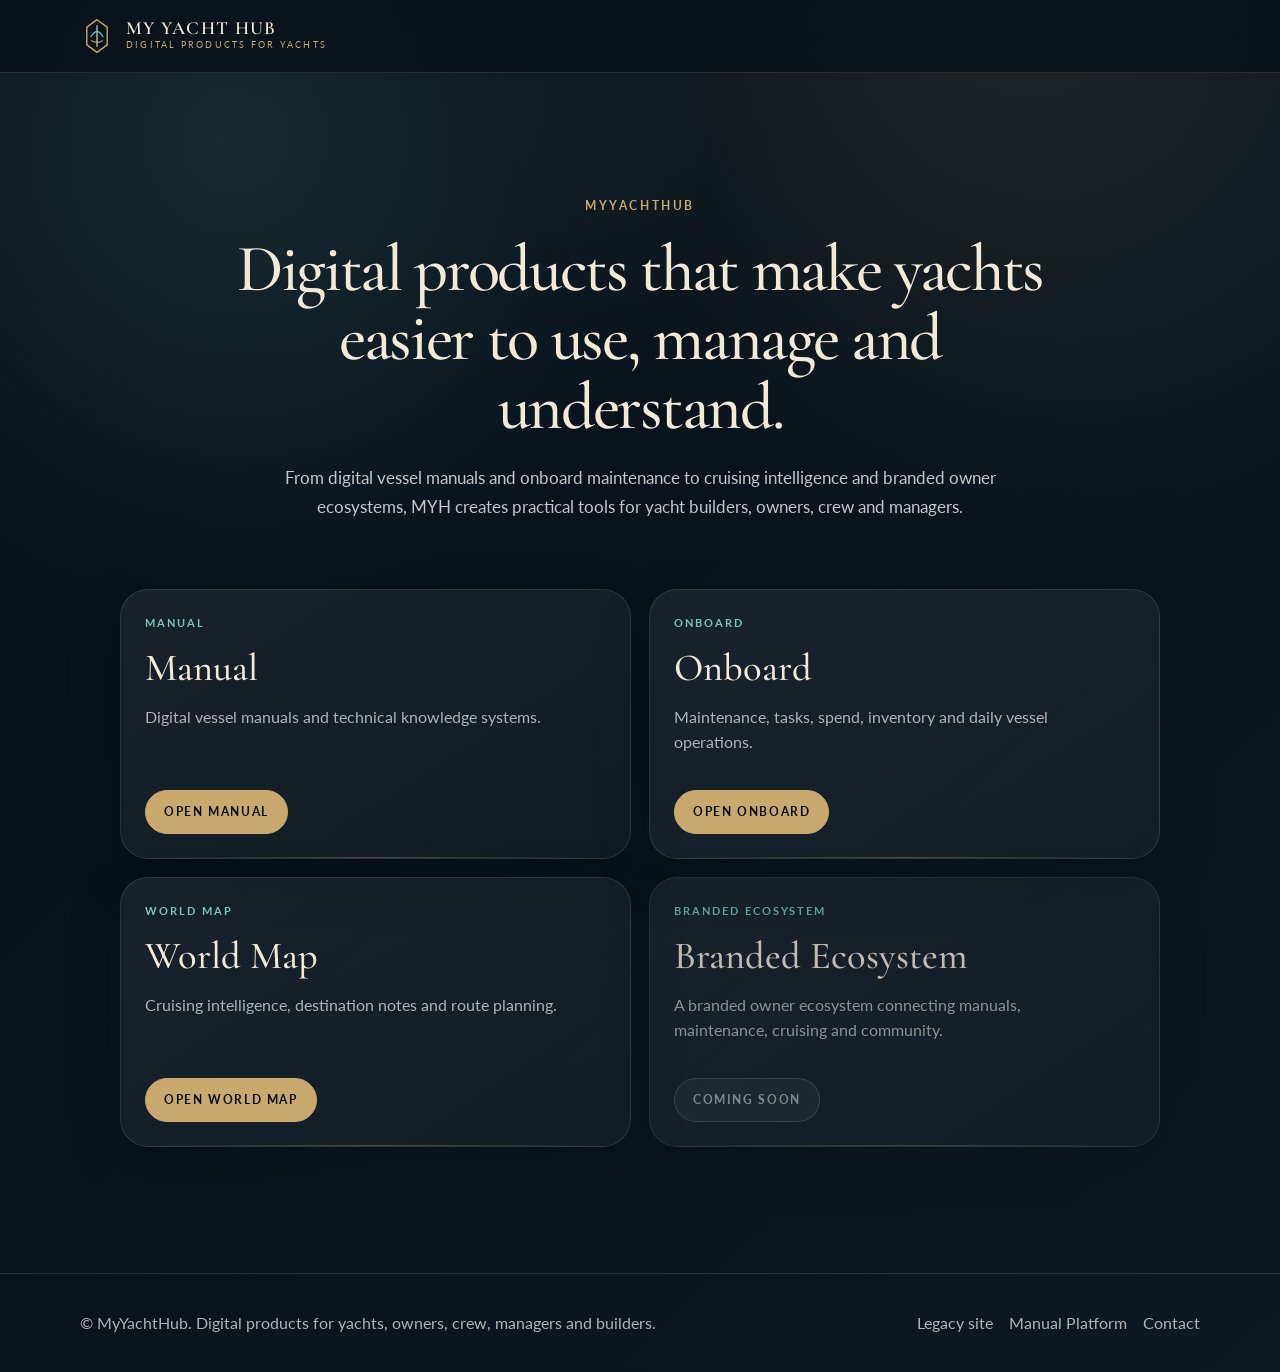
<file: index.html>
<!doctype html>
<html lang="en">
<head>
  <meta charset="utf-8" />
  <meta name="viewport" content="width=device-width, initial-scale=1.0" />
  <title>MyYachtHub — Digital Products for Yachts</title>
  <meta name="description" content="MyYachtHub creates elegant, practical digital tools for yacht brands, owners, crew and managers." />
  <meta name="robots" content="noindex,nofollow,noarchive" />
  <meta property="og:type" content="website" />
  <meta property="og:url" content="https://www.myyachthub.co.uk/" />
  <meta property="og:title" content="MyYachtHub — Digital Products for Yachts" />
  <meta property="og:description" content="A calm public gateway to the Manual Platform, Onboard, World Map and the MYH digital ecosystem demo." />
  <meta name="twitter:card" content="summary_large_image" />
  <link rel="preconnect" href="https://fonts.googleapis.com" />
  <link rel="preconnect" href="https://fonts.gstatic.com" crossorigin />
  <link href="https://fonts.googleapis.com/css2?family=Cormorant+Garamond:wght@400;500;600&family=Lato:wght@300;400;700&display=swap" rel="stylesheet" />
  <link rel="stylesheet" href="/assets/gateway.css" />
  <script src="/assets/app-links.js" defer></script>
  <script src="/assets/access-config.js" defer></script>
  <script src="/assets/access-gate.js" defer></script>
</head>
<body>
<a class="skip-link" href="#main">Skip to content</a>
<header class="site-header">
  <div class="container nav">
    <a class="brand" href="/" aria-label="MyYachtHub home">
      <svg class="brand-mark" viewBox="0 0 48 56" fill="none" aria-hidden="true" xmlns="http://www.w3.org/2000/svg"><path d="M24 4L39 15V41L24 52L9 41V15L24 4Z" stroke="#c9a96e" stroke-width="2"/><path d="M24 12V44" stroke="#f2ead6" stroke-width="1.6"/><path d="M15 29C18 24 21 21.5 24 21.5C27 21.5 30 24 33 29" stroke="#77c6c2" stroke-width="1.6" stroke-linecap="round"/><path d="M16 35C21 38 27 38 32 35" stroke="#c9a96e" stroke-width="1.6" stroke-linecap="round"/></svg>
      <span class="brand-text"><span class="brand-name">MY YACHT HUB</span><span class="brand-subtitle">Digital products for yachts</span></span>
    </a>
  </div>
</header>
<main id="main">
<section class="hero gateway-hero">
  <div class="container hero-grid">
    <p class="eyebrow">MyYachtHub</p>
    <h1>Digital products that make yachts easier to use, manage and understand.</h1>
    <p class="hero-copy">From digital vessel manuals and onboard maintenance to cruising intelligence and branded owner ecosystems, MYH creates practical tools for yacht builders, owners, crew and managers.</p>
  </div>
</section>
<section class="section product-gateway" aria-labelledby="products-title">
  <div class="container">
    <h2 id="products-title" class="visually-hidden">Choose the MYH product you want.</h2>
    <div class="card-grid product-grid-2x2 gateway-tile-grid">

      <a class="card product-card product-tile" href="https://app.myyachthub.co.uk" aria-label="Open Manual">
        <span class="tag">Manual</span>
        <h3>Manual</h3>
        <p>Digital vessel manuals and technical knowledge systems.</p>
        <span class="tile-cta">Open Manual</span>
      </a>
      <a class="card product-card product-tile" href="https://onboard.myyachthub.co.uk" aria-label="Open Onboard">
        <span class="tag">Onboard</span>
        <h3>Onboard</h3>
        <p>Maintenance, tasks, spend, inventory and daily vessel operations.</p>
        <span class="tile-cta">Open Onboard</span>
      </a>
      <a class="card product-card product-tile" href="https://map.myyachthub.co.uk" aria-label="Open World Map">
        <span class="tag">World Map</span>
        <h3>World Map</h3>
        <p>Cruising intelligence, destination notes and route planning.</p>
        <span class="tile-cta">Open World Map</span>
      </a>
      <article class="card product-card product-tile is-disabled" aria-disabled="true">
        <span class="tag">Branded Ecosystem</span>
        <h3>Branded Ecosystem</h3>
        <p>A branded owner ecosystem connecting manuals, maintenance, cruising and community.</p>
        <span class="tile-cta is-disabled">Coming Soon</span>
      </article>
    </div>
  </div>
</section>
</main>
<footer class="footer">
  <div class="container footer-grid">
    <p>© MyYachtHub. Digital products for yachts, owners, crew, managers and builders.</p>
    <div class="footer-links">
      <a href="/legacy/">Legacy site</a>
      <a href="/manual/">Manual Platform</a>
      <a href="mailto:hello@myyachthub.com">Contact</a>
    </div>
  </div>
</footer>
</body>
</html>
</file>
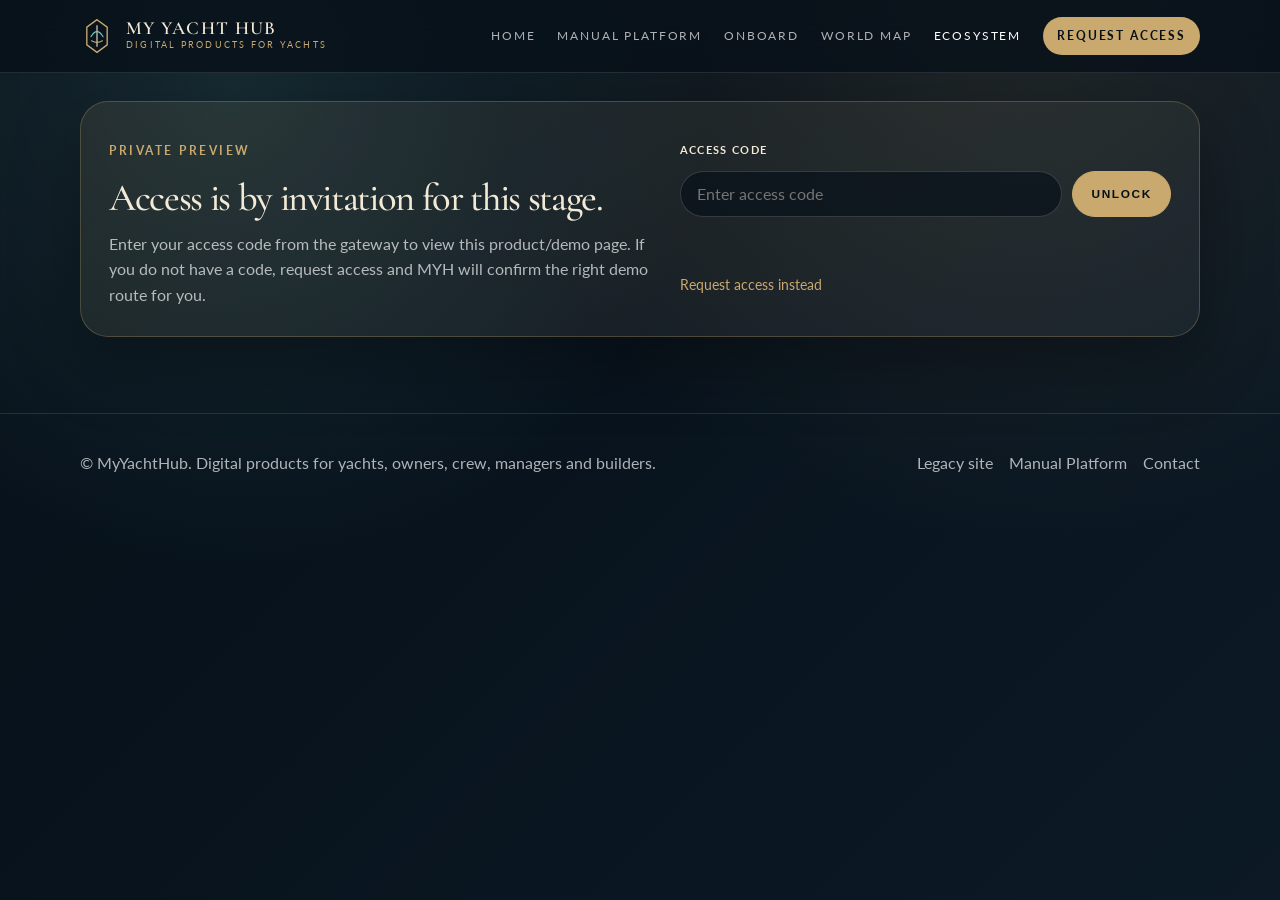
<file: ecosystem/index.html>
<!doctype html>
<html lang="en" class="access-locked">
<head>
  <meta charset="utf-8" />
  <meta name="viewport" content="width=device-width, initial-scale=1.0" />
  <title>MyYachtHub — Digital Products for Yachts</title>
  <meta name="description" content="MyYachtHub creates elegant, practical digital tools for yacht brands, owners, crew and managers." />
  <meta name="robots" content="noindex,nofollow,noarchive" />
  <meta property="og:type" content="website" />
  <meta property="og:url" content="https://www.myyachthub.co.uk/" />
  <meta property="og:title" content="MyYachtHub — Digital Products for Yachts" />
  <meta property="og:description" content="A calm public gateway to the Manual Platform, Onboard, World Map and the MYH digital ecosystem demo." />
  <meta name="twitter:card" content="summary_large_image" />
  <link rel="preconnect" href="https://fonts.googleapis.com" />
  <link rel="preconnect" href="https://fonts.gstatic.com" crossorigin />
  <link href="https://fonts.googleapis.com/css2?family=Cormorant+Garamond:wght@400;500;600&family=Lato:wght@300;400;700&display=swap" rel="stylesheet" />
  <link rel="stylesheet" href="/assets/gateway.css" />
  <script src="/assets/app-links.js" defer></script>
  <script src="/assets/access-config.js" defer></script>
  <script src="/assets/access-gate.js" defer></script>
</head>
<body>
<a class="skip-link" href="#main">Skip to content</a>
<header class="site-header">
  <div class="container nav">
    <a class="brand" href="/" aria-label="MyYachtHub home">
      <svg class="brand-mark" viewBox="0 0 48 56" fill="none" aria-hidden="true" xmlns="http://www.w3.org/2000/svg"><path d="M24 4L39 15V41L24 52L9 41V15L24 4Z" stroke="#c9a96e" stroke-width="2"/><path d="M24 12V44" stroke="#f2ead6" stroke-width="1.6"/><path d="M15 29C18 24 21 21.5 24 21.5C27 21.5 30 24 33 29" stroke="#77c6c2" stroke-width="1.6" stroke-linecap="round"/><path d="M16 35C21 38 27 38 32 35" stroke="#c9a96e" stroke-width="1.6" stroke-linecap="round"/></svg>
      <span class="brand-text"><span class="brand-name">MY YACHT HUB</span><span class="brand-subtitle">Digital products for yachts</span></span>
    </a>
    <nav class="nav-links" aria-label="Primary navigation">
      <a href="/">Home</a>
      <a href="/manual/">Manual Platform</a>
      <a href="/onboard/">Onboard</a>
      <a href="/world-map/">World Map</a>
      <a href="/ecosystem/" aria-current="page">Ecosystem</a>
      <a class="nav-cta" href="mailto:hello@myyachthub.com?subject=MYH%20access%20request">Request Access</a>
    </nav>
  </div>
</header>
<main id="main">
<section class="section access-panel" data-route-gate hidden>
  <div class="container access-card">
    <div>
      <p class="eyebrow">Private preview</p>
      <h2>Access is by invitation for this stage.</h2>
      <p>Enter your access code from the gateway to view this product/demo page. If you do not have a code, request access and MYH will confirm the right demo route for you.</p>
    </div>
    <form class="access-form" data-access-form>
      <label for="access-code-ecosystem">Access code</label>
      <div class="access-form-row">
        <input id="access-code-ecosystem" name="access-code" type="password" autocomplete="off" placeholder="Enter access code" />
        <button class="button primary" type="submit">Unlock</button>
      </div>
      <p class="access-message" data-access-message></p>
      <a class="request-link" href="mailto:hello@myyachthub.com?subject=MYH%20access%20request">Request access instead</a>
    </form>
  </div>
</section>
<section class="product-hero" data-gated-route>
  <div class="container">
    <p class="eyebrow">Digital Ecosystem Demo</p>
    <h1>A premium builder brand world for support, cruising and community.</h1>
    <p class="product-summary">This demo shows how a yacht builder could connect practical support, cruising intelligence, events, owner stories and brand updates into one calm digital experience.</p>
  </div>
</section>
<section class="section" id="ecosystem-areas" data-gated-route>
  <div class="container">
    <div class="ecosystem-grid">
      <article class="ecosystem-card" id="fix">
        <span class="number">01 / Fix</span>
        <h3>Support, troubleshooting and maintenance flow.</h3>
        <p>Fault reporting, troubleshooting, support requests, maintenance history, parts used, cost tracking and owner/builder support flow should be powered by Onboard rather than copied into a separate Fix app.</p>
        <div class="card-actions"><a class="button primary" href="/onboard/">View Fix wrapper</a><a class="button" href="/onboard/#app-access">Open Onboard status</a></div>
      </article>
      <article class="ecosystem-card" id="plan">
        <span class="number">02 / Plan</span>
        <h3>Cruising intelligence, trips and yacht admin.</h3>
        <p>World map intelligence sits beside rally planning, itineraries, budgets, pre-departure checklists, destination notes, useful contacts and trip admin. The map layer should be powered by World Map rather than duplicated.</p>
        <div class="card-actions"><a class="button primary" href="/world-map/">View Plan wrapper</a><a class="button" href="/world-map/#map-access">Open Map status</a></div>
      </article>
      <article class="ecosystem-card" id="connect">
        <span class="number">03 / Connect</span>
        <h3>Events, owner stories and brand communications.</h3>
        <p>Events, owner stories, brand communications, community, offers, service updates and optional owner-to-owner connection. This remains a polished demo area until a dedicated product scope is confirmed.</p>
        <span class="coming-soon">Coming soon</span>
      </article>
    </div>
  </div>
</section>
<section class="section" data-gated-route>
  <div class="container split">
    <div class="section-head"><p class="eyebrow">Demo principle</p><h2>Build once as MYH core, then wrap or theme for the ecosystem demo.</h2></div>
    <div class="notice">Fix points to Onboard and Plan points to World Map. The ecosystem should frame, theme, link to or demonstrate core products rather than forking them into duplicate applications.</div>
  </div>
</section>
</main>
<footer class="footer">
  <div class="container footer-grid">
    <p>© MyYachtHub. Digital products for yachts, owners, crew, managers and builders.</p>
    <div class="footer-links">
      <a href="/legacy/">Legacy site</a>
      <a href="/manual/">Manual Platform</a>
      <a href="mailto:hello@myyachthub.com">Contact</a>
    </div>
  </div>
</footer>
</body>
</html>
</file>
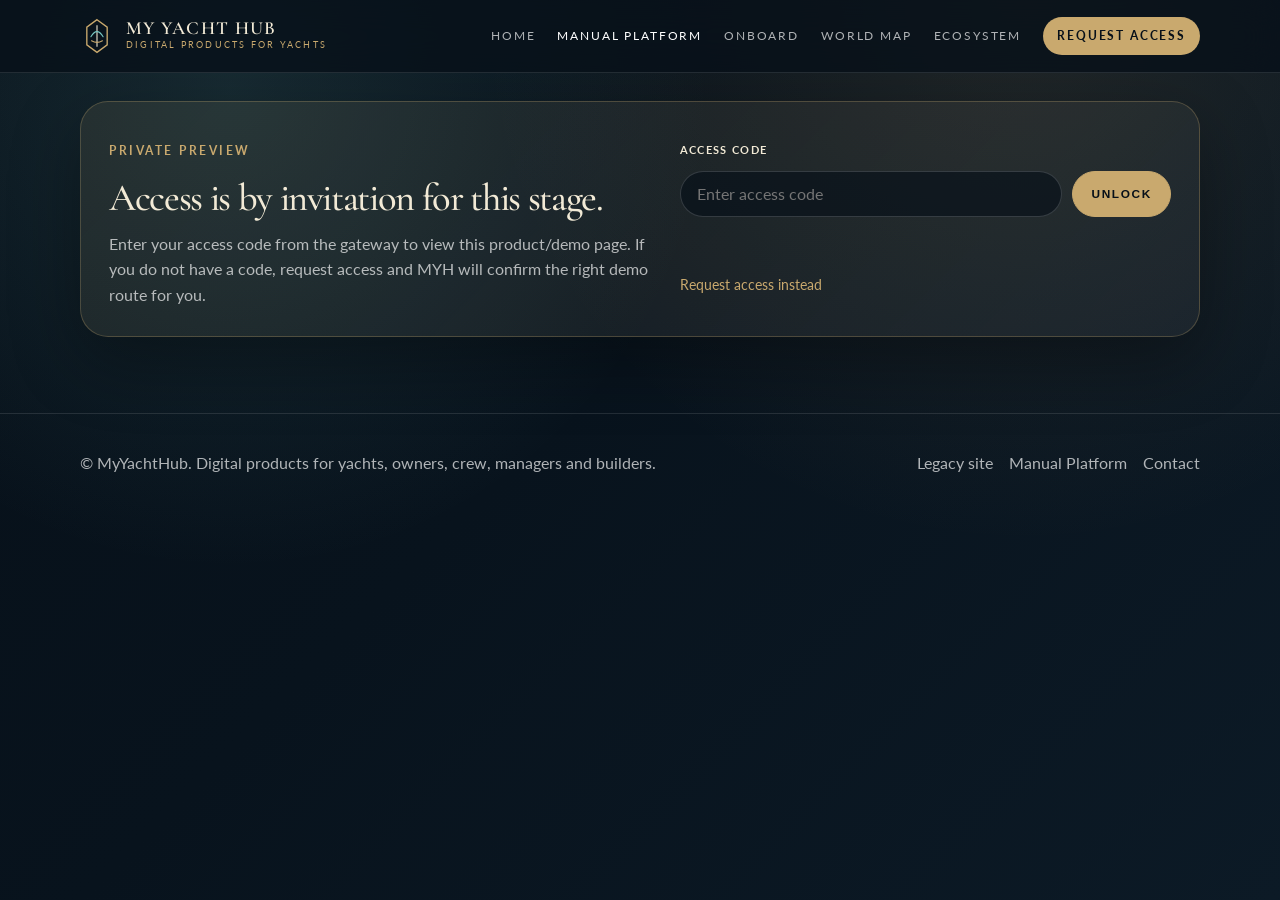
<file: manual-platform/index.html>
<!doctype html>
<html lang="en" class="access-locked">
<head>
  <meta charset="utf-8" />
  <meta name="viewport" content="width=device-width, initial-scale=1.0" />
  <title>MyYachtHub — Digital Products for Yachts</title>
  <meta name="description" content="MyYachtHub creates elegant, practical digital tools for yacht brands, owners, crew and managers." />
  <meta name="robots" content="noindex,nofollow,noarchive" />
  <meta property="og:type" content="website" />
  <meta property="og:url" content="https://www.myyachthub.co.uk/" />
  <meta property="og:title" content="MyYachtHub — Digital Products for Yachts" />
  <meta property="og:description" content="A calm public gateway to the Manual Platform, Onboard, World Map and the MYH digital ecosystem demo." />
  <meta name="twitter:card" content="summary_large_image" />
  <link rel="preconnect" href="https://fonts.googleapis.com" />
  <link rel="preconnect" href="https://fonts.gstatic.com" crossorigin />
  <link href="https://fonts.googleapis.com/css2?family=Cormorant+Garamond:wght@400;500;600&family=Lato:wght@300;400;700&display=swap" rel="stylesheet" />
  <link rel="stylesheet" href="/assets/gateway.css" />
  <script src="/assets/access-config.js" defer></script>
  <script src="/assets/access-gate.js" defer></script>
</head>
<body>
<a class="skip-link" href="#main">Skip to content</a>
<header class="site-header">
  <div class="container nav">
    <a class="brand" href="/" aria-label="MyYachtHub home">
      <svg class="brand-mark" viewBox="0 0 48 56" fill="none" aria-hidden="true" xmlns="http://www.w3.org/2000/svg"><path d="M24 4L39 15V41L24 52L9 41V15L24 4Z" stroke="#c9a96e" stroke-width="2"/><path d="M24 12V44" stroke="#f2ead6" stroke-width="1.6"/><path d="M15 29C18 24 21 21.5 24 21.5C27 21.5 30 24 33 29" stroke="#77c6c2" stroke-width="1.6" stroke-linecap="round"/><path d="M16 35C21 38 27 38 32 35" stroke="#c9a96e" stroke-width="1.6" stroke-linecap="round"/></svg>
      <span class="brand-text"><span class="brand-name">MY YACHT HUB</span><span class="brand-subtitle">Digital products for yachts</span></span>
    </a>
    <nav class="nav-links" aria-label="Primary navigation">
      <a href="/">Home</a>
      <a href="/manual-platform/" aria-current="page">Manual Platform</a>
      <a href="/onboard/">Onboard</a>
      <a href="/world-map/">World Map</a>
      <a href="/ecosystem/">Ecosystem</a>
      <a class="nav-cta" href="mailto:hello@myyachthub.com?subject=MYH%20access%20request">Request Access</a>
    </nav>
  </div>
</header>
<main id="main">
<section class="section access-panel" data-route-gate hidden>
  <div class="container access-card">
    <div>
      <p class="eyebrow">Private preview</p>
      <h2>Access is by invitation for this stage.</h2>
      <p>Enter your access code from the gateway to view this product/demo page. If you do not have a code, request access and MYH will confirm the right demo route for you.</p>
    </div>
    <form class="access-form" data-access-form>
      <label for="access-code-manual">Access code</label>
      <div class="access-form-row">
        <input id="access-code-manual" name="access-code" type="password" autocomplete="off" placeholder="Enter access code" />
        <button class="button primary" type="submit">Unlock</button>
      </div>
      <p class="access-message" data-access-message></p>
      <a class="request-link" href="mailto:hello@myyachthub.com?subject=MYH%20access%20request">Request access instead</a>
    </form>
  </div>
</section>
<section class="product-hero" data-gated-route>
  <div class="container">
    <p class="eyebrow">Manual Platform</p>
    <h1>Structured vessel manuals and builder-controlled knowledge.</h1>
    <p class="product-summary">The Manual Platform is the MYH vessel knowledge layer for structured digital manuals, systems records, equipment references and builder-controlled vessel information.</p>
    <div class="actions">
      <a class="button primary" href="mailto:hello@myyachthub.com?subject=Manual%20Platform%20access%20request">Request access</a>
      <span class="button disabled" aria-disabled="true">Platform access coming online</span>
    </div>
    <div class="info-strip">
      <div class="info-item"><strong>Vessel manuals</strong><p>Organise structured vessel documentation, systems guidance and handover knowledge.</p></div>
      <div class="info-item"><strong>Equipment records</strong><p>Keep equipment information, reference material and service context findable.</p></div>
      <div class="info-item"><strong>Builder control</strong><p>Support builder-approved information without merging other apps into the platform.</p></div>
    </div>
  </div>
</section>
<section class="section" id="platform-access" data-gated-route>
  <div class="container split">
    <div class="section-head"><p class="eyebrow">How it fits</p><h2>The knowledge base for vessel-specific information.</h2><p class="domain-note">Standalone platform target: <strong>app.myyachthub.co.uk</strong>. This page avoids linking to that subdomain until the existing Manual / Vessel Knowledge Platform deployment is live and tested.</p></div>
    <div class="feature-list">
      <div class="feature"><strong>Find out more.</strong> Use this page as the controlled access point for the Manual Platform.</div>
      <div class="feature"><strong>Open platform.</strong> Launch the existing platform only once its subdomain deployment is live.</div>
      <div class="feature"><strong>Request access.</strong> Contact MYH for a builder, owner or manager preview.</div>
    </div>
  </div>
</section>
</main>
<footer class="footer">
  <div class="container footer-grid">
    <p>© MyYachtHub. Digital products for yachts, owners, crew, managers and builders.</p>
    <div class="footer-links">
      <a href="/legacy/">Legacy site</a>
      <a href="/manual-platform/">Manual Platform</a>
      <a href="mailto:hello@myyachthub.com">Contact</a>
    </div>
  </div>
</footer>
</body>
</html>
</file>
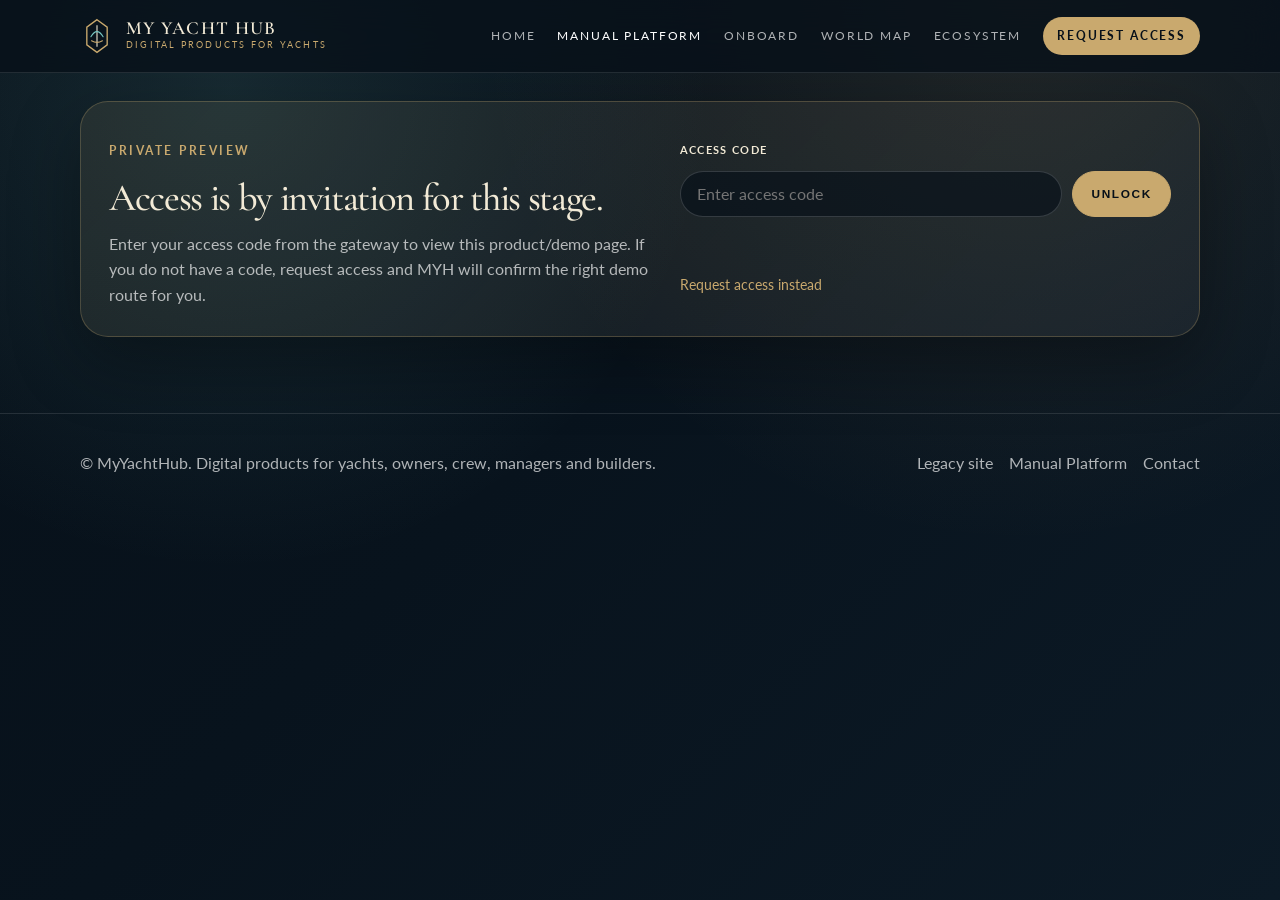
<file: manual/index.html>
<!doctype html>
<html lang="en" class="access-locked">
<head>
  <meta charset="utf-8" />
  <meta name="viewport" content="width=device-width, initial-scale=1.0" />
  <title>MyYachtHub — Digital Products for Yachts</title>
  <meta name="description" content="MyYachtHub creates elegant, practical digital tools for yacht brands, owners, crew and managers." />
  <meta name="robots" content="noindex,nofollow,noarchive" />
  <meta property="og:type" content="website" />
  <meta property="og:url" content="https://www.myyachthub.co.uk/" />
  <meta property="og:title" content="MyYachtHub — Digital Products for Yachts" />
  <meta property="og:description" content="A calm public gateway to the Manual Platform, Onboard, World Map and the MYH digital ecosystem demo." />
  <meta name="twitter:card" content="summary_large_image" />
  <link rel="preconnect" href="https://fonts.googleapis.com" />
  <link rel="preconnect" href="https://fonts.gstatic.com" crossorigin />
  <link href="https://fonts.googleapis.com/css2?family=Cormorant+Garamond:wght@400;500;600&family=Lato:wght@300;400;700&display=swap" rel="stylesheet" />
  <link rel="stylesheet" href="/assets/gateway.css" />
  <script src="/assets/app-links.js" defer></script>
  <script src="/assets/access-config.js" defer></script>
  <script src="/assets/access-gate.js" defer></script>
</head>
<body>
<a class="skip-link" href="#main">Skip to content</a>
<header class="site-header">
  <div class="container nav">
    <a class="brand" href="/" aria-label="MyYachtHub home">
      <svg class="brand-mark" viewBox="0 0 48 56" fill="none" aria-hidden="true" xmlns="http://www.w3.org/2000/svg"><path d="M24 4L39 15V41L24 52L9 41V15L24 4Z" stroke="#c9a96e" stroke-width="2"/><path d="M24 12V44" stroke="#f2ead6" stroke-width="1.6"/><path d="M15 29C18 24 21 21.5 24 21.5C27 21.5 30 24 33 29" stroke="#77c6c2" stroke-width="1.6" stroke-linecap="round"/><path d="M16 35C21 38 27 38 32 35" stroke="#c9a96e" stroke-width="1.6" stroke-linecap="round"/></svg>
      <span class="brand-text"><span class="brand-name">MY YACHT HUB</span><span class="brand-subtitle">Digital products for yachts</span></span>
    </a>
    <nav class="nav-links" aria-label="Primary navigation">
      <a href="/">Home</a>
      <a href="/manual/" aria-current="page">Manual Platform</a>
      <a href="/onboard/">Onboard</a>
      <a href="/world-map/">World Map</a>
      <a href="/ecosystem/">Ecosystem</a>
      <a class="nav-cta" href="mailto:hello@myyachthub.com?subject=MYH%20access%20request">Request Access</a>
    </nav>
  </div>
</header>
<main id="main">
<section class="section access-panel" data-route-gate hidden>
  <div class="container access-card">
    <div>
      <p class="eyebrow">Private preview</p>
      <h2>Access is by invitation for this stage.</h2>
      <p>Enter your access code from the gateway to view this product/demo page. If you do not have a code, request access and MYH will confirm the right demo route for you.</p>
    </div>
    <form class="access-form" data-access-form>
      <label for="access-code-manual">Access code</label>
      <div class="access-form-row">
        <input id="access-code-manual" name="access-code" type="password" autocomplete="off" placeholder="Enter access code" />
        <button class="button primary" type="submit">Unlock</button>
      </div>
      <p class="access-message" data-access-message></p>
      <a class="request-link" href="mailto:hello@myyachthub.com?subject=MYH%20access%20request">Request access instead</a>
    </form>
  </div>
</section>
<section class="product-hero" data-gated-route>
  <div class="container">
    <p class="eyebrow">Manual Platform</p>
    <h1>Structured vessel manuals and builder-controlled knowledge.</h1>
    <p class="product-summary">The Manual Platform is the MYH vessel knowledge layer for structured digital manuals, systems records, equipment references and builder-controlled vessel information.</p>
    <div class="actions">
      <a class="button primary" href="mailto:hello@myyachthub.com?subject=Manual%20Platform%20access%20request">Request access</a>
      <span class="button disabled" aria-disabled="true">Platform access coming online</span>
    </div>
    <div class="info-strip">
      <div class="info-item"><strong>Vessel manuals</strong><p>Organise structured vessel documentation, systems guidance and handover knowledge.</p></div>
      <div class="info-item"><strong>Equipment records</strong><p>Keep equipment information, reference material and service context findable.</p></div>
      <div class="info-item"><strong>Builder control</strong><p>Support builder-approved information without merging other apps into the platform.</p></div>
    </div>
  </div>
</section>
<section class="section" id="platform-access" data-gated-route>
  <div class="container split">
    <div class="section-head"><p class="eyebrow">How it fits</p><h2>The knowledge base for vessel-specific information.</h2><p class="domain-note">Standalone platform target: <strong>app.myyachthub.co.uk</strong>. This page avoids linking to that subdomain until the existing Manual / Vessel Knowledge Platform deployment is live and tested.</p></div>
    <div class="feature-list">
      <div class="feature"><strong>Find out more.</strong> Use this page as the controlled access point for the Manual Platform.</div>
      <div class="feature"><strong>Open platform.</strong> Launch the existing platform only once its subdomain deployment is live.</div>
      <div class="feature"><strong>Request access.</strong> Contact MYH for a builder, owner or manager preview.</div>
    </div>
  </div>
</section>
</main>
<footer class="footer">
  <div class="container footer-grid">
    <p>© MyYachtHub. Digital products for yachts, owners, crew, managers and builders.</p>
    <div class="footer-links">
      <a href="/legacy/">Legacy site</a>
      <a href="/manual/">Manual Platform</a>
      <a href="mailto:hello@myyachthub.com">Contact</a>
    </div>
  </div>
</footer>
</body>
</html>
</file>
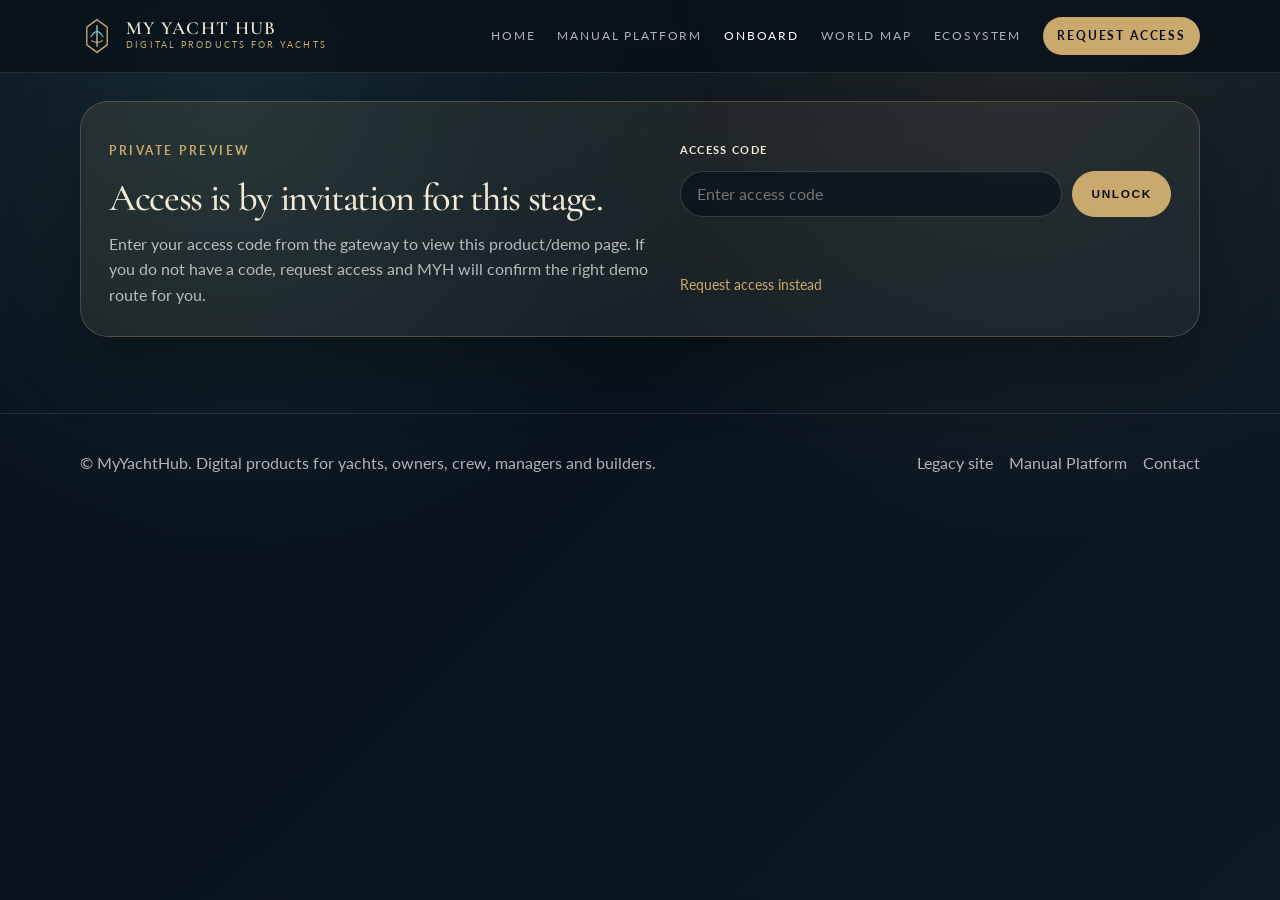
<file: onboard/index.html>
<!doctype html>
<html lang="en" class="access-locked">
<head>
  <meta charset="utf-8" />
  <meta name="viewport" content="width=device-width, initial-scale=1.0" />
  <title>MyYachtHub — Digital Products for Yachts</title>
  <meta name="description" content="MyYachtHub creates elegant, practical digital tools for yacht brands, owners, crew and managers." />
  <meta name="robots" content="noindex,nofollow,noarchive" />
  <meta property="og:type" content="website" />
  <meta property="og:url" content="https://www.myyachthub.co.uk/" />
  <meta property="og:title" content="MyYachtHub — Digital Products for Yachts" />
  <meta property="og:description" content="A calm public gateway to the Manual Platform, Onboard, World Map and the MYH digital ecosystem demo." />
  <meta name="twitter:card" content="summary_large_image" />
  <link rel="preconnect" href="https://fonts.googleapis.com" />
  <link rel="preconnect" href="https://fonts.gstatic.com" crossorigin />
  <link href="https://fonts.googleapis.com/css2?family=Cormorant+Garamond:wght@400;500;600&family=Lato:wght@300;400;700&display=swap" rel="stylesheet" />
  <link rel="stylesheet" href="/assets/gateway.css" />
  <script src="/assets/app-links.js" defer></script>
  <script src="/assets/access-config.js" defer></script>
  <script src="/assets/access-gate.js" defer></script>
</head>
<body>
<a class="skip-link" href="#main">Skip to content</a>
<header class="site-header">
  <div class="container nav">
    <a class="brand" href="/" aria-label="MyYachtHub home">
      <svg class="brand-mark" viewBox="0 0 48 56" fill="none" aria-hidden="true" xmlns="http://www.w3.org/2000/svg"><path d="M24 4L39 15V41L24 52L9 41V15L24 4Z" stroke="#c9a96e" stroke-width="2"/><path d="M24 12V44" stroke="#f2ead6" stroke-width="1.6"/><path d="M15 29C18 24 21 21.5 24 21.5C27 21.5 30 24 33 29" stroke="#77c6c2" stroke-width="1.6" stroke-linecap="round"/><path d="M16 35C21 38 27 38 32 35" stroke="#c9a96e" stroke-width="1.6" stroke-linecap="round"/></svg>
      <span class="brand-text"><span class="brand-name">MY YACHT HUB</span><span class="brand-subtitle">Digital products for yachts</span></span>
    </a>
    <nav class="nav-links" aria-label="Primary navigation">
      <a href="/">Home</a>
      <a href="/manual/">Manual Platform</a>
      <a href="/onboard/" aria-current="page">Onboard</a>
      <a href="/world-map/">World Map</a>
      <a href="/ecosystem/">Ecosystem</a>
      <a class="nav-cta" href="mailto:hello@myyachthub.com?subject=MYH%20access%20request">Request Access</a>
    </nav>
  </div>
</header>
<main id="main">
<section class="section access-panel" data-route-gate hidden>
  <div class="container access-card">
    <div>
      <p class="eyebrow">Private preview</p>
      <h2>Access is by invitation for this stage.</h2>
      <p>Enter your access code from the gateway to view this product/demo page. If you do not have a code, request access and MYH will confirm the right demo route for you.</p>
    </div>
    <form class="access-form" data-access-form>
      <label for="access-code-onboard">Access code</label>
      <div class="access-form-row">
        <input id="access-code-onboard" name="access-code" type="password" autocomplete="off" placeholder="Enter access code" />
        <button class="button primary" type="submit">Unlock</button>
      </div>
      <p class="access-message" data-access-message></p>
      <a class="request-link" href="mailto:hello@myyachthub.com?subject=MYH%20access%20request">Request access instead</a>
    </form>
  </div>
</section>
<section class="product-hero" data-gated-route>
  <div class="container">
    <p class="eyebrow">Onboard</p>
    <h1>The living maintenance memory for your boat.</h1>
    <p class="product-summary">Onboard helps owners and crew report faults, track fixes, capture service history, record costs and manage practical maintenance without rebuilding the existing app.</p>
    <div class="actions">
      <a class="button primary" href="https://onboard.myyachthub.co.uk">Open Onboard</a>
      <a class="button" href="mailto:hello@myyachthub.com?subject=Onboard%20access%20request">Request access</a>
    </div>
    <div class="info-strip">
      <div class="info-item"><strong>Faults and fixes</strong><p>Log issues, urgency, photos and resolution flow.</p></div>
      <div class="info-item"><strong>Maintenance memory</strong><p>Keep service records, parts, spend and handovers together.</p></div>
      <div class="info-item"><strong>Standalone app</strong><p>Connected from MYH, not rebuilt or merged into the platform.</p></div>
    </div>
  </div>
</section>
<section class="section" id="app-access" data-gated-route>
  <div class="container split">
    <div class="section-head"><p class="eyebrow">What it supports</p><h2>Clear onboard operations for owners and crew.</h2><p class="domain-note">Standalone app target: <strong>onboard.myyachthub.co.uk</strong>. The Onboard app deployment is live and validated on this final subdomain.</p></div>
    <div class="feature-list">
      <div class="feature"><strong>Find out more.</strong> Use this page as the short access point for Onboard.</div>
      <div class="feature"><strong>Log in.</strong> Use the validated standalone Onboard app at onboard.myyachthub.co.uk.</div>
      <div class="feature"><strong>Request access.</strong> Contact MYH for app access, onboarding or beta invitations.</div>
    </div>
  </div>
</section>
</main>
<footer class="footer">
  <div class="container footer-grid">
    <p>© MyYachtHub. Digital products for yachts, owners, crew, managers and builders.</p>
    <div class="footer-links">
      <a href="/legacy/">Legacy site</a>
      <a href="/manual/">Manual Platform</a>
      <a href="mailto:hello@myyachthub.com">Contact</a>
    </div>
  </div>
</footer>
</body>
</html>
</file>
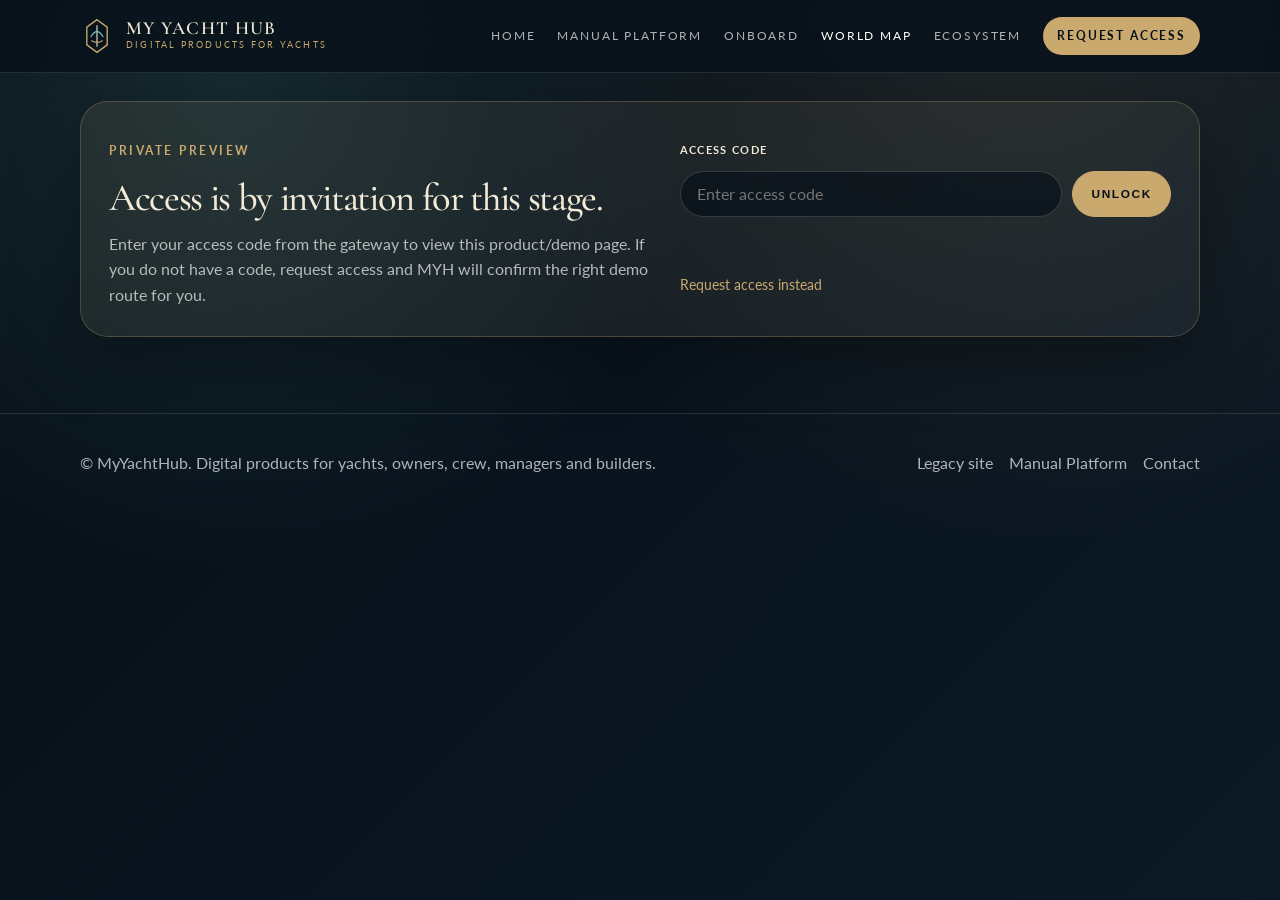
<file: world-map/index.html>
<!doctype html>
<html lang="en" class="access-locked">
<head>
  <meta charset="utf-8" />
  <meta name="viewport" content="width=device-width, initial-scale=1.0" />
  <title>MyYachtHub — Digital Products for Yachts</title>
  <meta name="description" content="MyYachtHub creates elegant, practical digital tools for yacht brands, owners, crew and managers." />
  <meta name="robots" content="noindex,nofollow,noarchive" />
  <meta property="og:type" content="website" />
  <meta property="og:url" content="https://www.myyachthub.co.uk/" />
  <meta property="og:title" content="MyYachtHub — Digital Products for Yachts" />
  <meta property="og:description" content="A calm public gateway to the Manual Platform, Onboard, World Map and the MYH digital ecosystem demo." />
  <meta name="twitter:card" content="summary_large_image" />
  <link rel="preconnect" href="https://fonts.googleapis.com" />
  <link rel="preconnect" href="https://fonts.gstatic.com" crossorigin />
  <link href="https://fonts.googleapis.com/css2?family=Cormorant+Garamond:wght@400;500;600&family=Lato:wght@300;400;700&display=swap" rel="stylesheet" />
  <link rel="stylesheet" href="/assets/gateway.css" />
  <script src="/assets/app-links.js" defer></script>
  <script src="/assets/access-config.js" defer></script>
  <script src="/assets/access-gate.js" defer></script>
</head>
<body>
<a class="skip-link" href="#main">Skip to content</a>
<header class="site-header">
  <div class="container nav">
    <a class="brand" href="/" aria-label="MyYachtHub home">
      <svg class="brand-mark" viewBox="0 0 48 56" fill="none" aria-hidden="true" xmlns="http://www.w3.org/2000/svg"><path d="M24 4L39 15V41L24 52L9 41V15L24 4Z" stroke="#c9a96e" stroke-width="2"/><path d="M24 12V44" stroke="#f2ead6" stroke-width="1.6"/><path d="M15 29C18 24 21 21.5 24 21.5C27 21.5 30 24 33 29" stroke="#77c6c2" stroke-width="1.6" stroke-linecap="round"/><path d="M16 35C21 38 27 38 32 35" stroke="#c9a96e" stroke-width="1.6" stroke-linecap="round"/></svg>
      <span class="brand-text"><span class="brand-name">MY YACHT HUB</span><span class="brand-subtitle">Digital products for yachts</span></span>
    </a>
    <nav class="nav-links" aria-label="Primary navigation">
      <a href="/">Home</a>
      <a href="/manual/">Manual Platform</a>
      <a href="/onboard/">Onboard</a>
      <a href="/world-map/" aria-current="page">World Map</a>
      <a href="/ecosystem/">Ecosystem</a>
      <a class="nav-cta" href="mailto:hello@myyachthub.com?subject=MYH%20access%20request">Request Access</a>
    </nav>
  </div>
</header>
<main id="main">
<section class="section access-panel" data-route-gate hidden>
  <div class="container access-card">
    <div>
      <p class="eyebrow">Private preview</p>
      <h2>Access is by invitation for this stage.</h2>
      <p>Enter your access code from the gateway to view this product/demo page. If you do not have a code, request access and MYH will confirm the right demo route for you.</p>
    </div>
    <form class="access-form" data-access-form>
      <label for="access-code-world-map">Access code</label>
      <div class="access-form-row">
        <input id="access-code-world-map" name="access-code" type="password" autocomplete="off" placeholder="Enter access code" />
        <button class="button primary" type="submit">Unlock</button>
      </div>
      <p class="access-message" data-access-message></p>
      <a class="request-link" href="mailto:hello@myyachthub.com?subject=MYH%20access%20request">Request access instead</a>
    </form>
  </div>
</section>
<section class="product-hero" data-gated-route>
  <div class="container">
    <p class="eyebrow">World Map</p>
    <h1>Cruising intelligence, owner knowledge and destination planning.</h1>
    <p class="product-summary">The World Map gives sailors, owners and managers a premium route into anchorages, local contacts, recommendations, owner notes and destination planning using the existing map application.</p>
    <div class="actions">
      <a class="button primary" href="mailto:hello@myyachthub.com?subject=World%20Map%20access%20request">Request access</a>
      <span class="button disabled" aria-disabled="true">Map access coming online</span>
    </div>
    <div class="info-strip">
      <div class="info-item"><strong>Anchorages</strong><p>Explore destination notes and practical local knowledge.</p></div>
      <div class="info-item"><strong>Contacts</strong><p>Surface trusted agents, mechanics and destination support.</p></div>
      <div class="info-item"><strong>Planning</strong><p>Build a clearer picture before cruising or passage planning.</p></div>
    </div>
  </div>
</section>
<section class="section" id="map-access" data-gated-route>
  <div class="container split">
    <div class="section-head"><p class="eyebrow">How to use it</p><h2>A focused access page for the existing map product.</h2><p class="domain-note">Standalone map target: <strong>map.myyachthub.co.uk</strong>. This page avoids linking to that subdomain until the existing World Map deployment is live.</p></div>
    <div class="feature-list">
      <div class="feature"><strong>Find out more.</strong> Use this page for a concise product introduction.</div>
      <div class="feature"><strong>Open map.</strong> Launch the standalone World Map app once its subdomain deployment is live.</div>
      <div class="feature"><strong>Request access.</strong> Contact MYH if access or admin setup is needed.</div>
    </div>
  </div>
</section>
</main>
<footer class="footer">
  <div class="container footer-grid">
    <p>© MyYachtHub. Digital products for yachts, owners, crew, managers and builders.</p>
    <div class="footer-links">
      <a href="/legacy/">Legacy site</a>
      <a href="/manual/">Manual Platform</a>
      <a href="mailto:hello@myyachthub.com">Contact</a>
    </div>
  </div>
</footer>
</body>
</html>
</file>
<file: assets/gateway.css>
*, *::before, *::after { box-sizing: border-box; }
:root {
  --navy: #071019;
  --navy-2: #0b1722;
  --navy-3: #102333;
  --cream: #f2ead6;
  --white: #ffffff;
  --muted: rgba(255,255,255,0.68);
  --soft: rgba(255,255,255,0.48);
  --line: rgba(255,255,255,0.11);
  --gold: #c9a96e;
  --gold-2: #e0c487;
  --teal: #77c6c2;
  --shadow: 0 24px 70px rgba(0,0,0,0.32);
  --radius-lg: 28px;
  --radius-md: 18px;
}
html { scroll-behavior: smooth; overflow-x: hidden; }
body {
  margin: 0;
  min-height: 100vh;
  background:
    radial-gradient(circle at 18% 10%, rgba(119,198,194,0.14), transparent 30rem),
    radial-gradient(circle at 80% 0%, rgba(201,169,110,0.13), transparent 34rem),
    linear-gradient(135deg, var(--navy) 0%, #08131d 45%, #0c1a26 100%);
  color: var(--white);
  font-family: Lato, Inter, ui-sans-serif, system-ui, -apple-system, BlinkMacSystemFont, "Segoe UI", sans-serif;
  line-height: 1.6;
}
a { color: inherit; }
.container { width: min(1120px, calc(100% - 40px)); margin: 0 auto; }
.skip-link { position: absolute; left: -999px; top: 12px; background: var(--gold); color: #08131d; padding: 10px 14px; z-index: 999; }
.skip-link:focus { left: 12px; }
.visually-hidden { position: absolute; width: 1px; height: 1px; padding: 0; margin: -1px; overflow: hidden; clip: rect(0, 0, 0, 0); white-space: nowrap; border: 0; }
.site-header {
  position: sticky;
  top: 0;
  z-index: 40;
  backdrop-filter: blur(18px);
  background: rgba(7,16,25,0.78);
  border-bottom: 1px solid var(--line);
}
.nav { min-height: 72px; display: flex; align-items: center; justify-content: space-between; gap: 24px; }
.brand { display: inline-flex; align-items: center; gap: 12px; text-decoration: none; }
.brand-mark { width: 34px; height: 38px; flex: 0 0 auto; }
.brand-text { display: grid; gap: 1px; }
.brand-name { font-family: "Cormorant Garamond", Georgia, serif; color: var(--cream); font-size: 1.16rem; letter-spacing: 0.07em; font-weight: 600; line-height: 1; }
.brand-subtitle { color: var(--gold); font-size: 0.58rem; letter-spacing: 0.24em; text-transform: uppercase; }
.nav-links { display: flex; align-items: center; gap: 22px; }
.nav-links a { color: var(--muted); text-decoration: none; font-size: 0.72rem; letter-spacing: 0.16em; text-transform: uppercase; transition: color 160ms ease; }
.nav-links a:hover, .nav-links a[aria-current="page"] { color: var(--white); }
.nav-links .nav-cta { color: #071019; background: var(--gold); padding: 10px 14px; border-radius: 999px; font-weight: 700; }
.nav-links .nav-cta:hover { color: #071019; background: var(--gold-2); }
.hero { padding: 82px 0 46px; }
.hero-grid { display: block; max-width: 900px; }
.eyebrow { color: var(--gold); text-transform: uppercase; letter-spacing: 0.22em; font-size: 0.72rem; font-weight: 700; margin: 0 0 18px; }
h1, h2, h3 { font-family: "Cormorant Garamond", Georgia, serif; color: var(--cream); line-height: 1.05; margin: 0; font-weight: 500; }
h1 { font-size: clamp(3rem, 5.2vw, 5rem); line-height: 1.03; letter-spacing: -0.035em; max-width: 860px; }
h2 { font-size: clamp(2.1rem, 4vw, 4.2rem); letter-spacing: -0.035em; }
h3 { font-size: clamp(1.45rem, 2.4vw, 2.25rem); }
p { color: var(--muted); margin: 0; }
.hero-copy { max-width: 780px; color: rgba(255,255,255,0.76); font-size: clamp(1.03rem, 1.35vw, 1.18rem); line-height: 1.68; margin: 22px 0 0; }
.hero-support { color: var(--soft); max-width: 760px; margin-top: 16px; font-size: 1rem; }
.actions { display: flex; flex-wrap: wrap; gap: 12px; margin-top: 30px; }
.button { display: inline-flex; align-items: center; justify-content: center; gap: 8px; min-height: 46px; padding: 0 18px; border-radius: 999px; border: 1px solid var(--line); text-decoration: none; color: var(--white); font-size: 0.74rem; letter-spacing: 0.14em; text-transform: uppercase; font-weight: 700; transition: transform 160ms ease, border-color 160ms ease, background 160ms ease; }
.button:hover { transform: translateY(-1px); border-color: rgba(255,255,255,0.25); background: rgba(255,255,255,0.05); }
.button.primary { background: var(--gold); border-color: var(--gold); color: #071019; }
.button.primary:hover { background: var(--gold-2); }
.button.ghost { color: var(--cream); }
.button.disabled { color: rgba(255,255,255,0.48); border-color: rgba(255,255,255,0.14); background: rgba(255,255,255,0.035); cursor: default; pointer-events: none; }
.section { padding: 76px 0; }
.section-head { max-width: 760px; margin-bottom: 34px; }
.section-head p { margin-top: 14px; font-size: 1.05rem; }
.card-grid { display: grid; grid-template-columns: repeat(3, minmax(0, 1fr)); gap: 18px; }
.card { min-height: 100%; border: 1px solid var(--line); border-radius: var(--radius-lg); padding: 24px; background: rgba(255,255,255,0.055); box-shadow: 0 18px 55px rgba(0,0,0,0.18); display: flex; flex-direction: column; gap: 18px; }
.card .tag { color: var(--teal); text-transform: uppercase; letter-spacing: 0.18em; font-size: 0.68rem; font-weight: 700; }
.card p { color: rgba(255,255,255,0.66); }
.card-actions { display: grid; grid-template-columns: repeat(2, minmax(0, 1fr)); gap: 12px; margin-top: auto; align-items: stretch; }
.card-actions .button { min-height: 44px; width: 100%; padding: 0 14px; font-size: 0.66rem; text-align: center; white-space: nowrap; }
.product-hero { padding: 84px 0 54px; }
.product-hero .container { max-width: 960px; }
.product-summary { margin-top: 22px; font-size: 1.2rem; max-width: 800px; }
.info-strip { display: grid; grid-template-columns: repeat(3, 1fr); gap: 14px; margin-top: 34px; }
.info-item { border: 1px solid var(--line); border-radius: var(--radius-md); background: rgba(255,255,255,0.05); padding: 18px; }
.info-item strong { color: var(--cream); display: block; margin-bottom: 6px; }
.split { display: grid; grid-template-columns: 0.9fr 1.1fr; gap: 30px; align-items: start; }
.feature-list { display: grid; gap: 12px; }
.feature { border-left: 2px solid var(--gold); padding: 7px 0 7px 16px; }
.feature strong { color: var(--cream); }
.ecosystem-grid { display: grid; grid-template-columns: repeat(3, 1fr); gap: 18px; }
.ecosystem-card { border: 1px solid var(--line); border-radius: var(--radius-lg); padding: 26px; background: linear-gradient(180deg, rgba(255,255,255,0.07), rgba(255,255,255,0.035)); min-height: 310px; display: flex; flex-direction: column; gap: 16px; }
.ecosystem-card .number { color: var(--gold); font-size: 0.72rem; letter-spacing: 0.2em; text-transform: uppercase; }
.coming-soon { display: inline-flex; align-self: flex-start; margin-top: auto; border: 1px solid rgba(119,198,194,0.35); color: var(--teal); border-radius: 999px; padding: 8px 11px; font-size: 0.68rem; letter-spacing: 0.12em; text-transform: uppercase; }
.footer { border-top: 1px solid var(--line); padding: 36px 0; color: var(--soft); }
.footer-grid { display: flex; flex-wrap: wrap; align-items: center; justify-content: space-between; gap: 16px; }
.footer-links { display: flex; flex-wrap: wrap; gap: 16px; }
.footer-links a { color: var(--muted); text-decoration: none; }
.footer-links a:hover { color: var(--white); }
.notice { border: 1px solid rgba(201,169,110,0.28); border-radius: var(--radius-md); background: rgba(201,169,110,0.08); padding: 16px 18px; color: rgba(255,255,255,0.72); margin-top: 20px; }
@media (max-width: 900px) {
  .nav { align-items: flex-start; padding: 16px 0; flex-direction: column; }
  .nav-links { width: 100%; flex-wrap: wrap; overflow-x: visible; padding-bottom: 0; gap: 12px 16px; }
  .split { grid-template-columns: 1fr; }
  .card-grid, .ecosystem-grid, .info-strip { grid-template-columns: 1fr; }
  .card-actions { max-width: 520px; }
  .hero { padding: 58px 0 34px; }
  .hero-grid { max-width: 760px; }
}
@media (max-width: 560px) {
  .container { width: min(100% - 28px, 1120px); }
  .nav-links { gap: 10px 14px; }
  .nav-links a { font-size: 0.66rem; }
  .nav-links .nav-cta { padding: 9px 12px; }
  .brand-name { font-size: 1rem; }
  h1 { font-size: clamp(2.25rem, 10.5vw, 3.3rem); line-height: 1.06; letter-spacing: -0.03em; }
  .hero-copy { font-size: 1rem; line-height: 1.62; margin-top: 18px; }
  .section, .product-hero { padding: 54px 0; }
  .card, .ecosystem-card { border-radius: 20px; padding: 20px; }
  .actions { flex-direction: column; align-items: stretch; }
  .actions .button { width: 100%; }
  .card-actions { grid-template-columns: 1fr; max-width: none; }
  .card-actions .button { min-height: 46px; }
}

.domain-note {
  margin-top: 1rem;
  color: var(--muted);
  font-size: 0.95rem;
  line-height: 1.6;
}

.domain-note strong {
  color: var(--cream);
  font-weight: 700;
}


/* Access gate and four-product gateway additions */
.access-panel { padding-top: 28px; }
.access-card {
  display: grid;
  grid-template-columns: 1.05fr 0.95fr;
  gap: 28px;
  align-items: center;
  border: 1px solid rgba(201,169,110,0.28);
  border-radius: var(--radius-lg);
  background: linear-gradient(135deg, rgba(201,169,110,0.10), rgba(255,255,255,0.045));
  box-shadow: var(--shadow);
  padding: 28px;
}
.access-card h2 { font-size: clamp(2rem, 3vw, 3.15rem); }
.access-card p { margin-top: 12px; }
.access-form { display: grid; gap: 12px; }
.access-form label { color: var(--cream); font-weight: 700; letter-spacing: 0.12em; text-transform: uppercase; font-size: 0.68rem; }
.access-form-row { display: grid; grid-template-columns: 1fr auto; gap: 10px; }
.access-form input {
  min-height: 46px;
  border-radius: 999px;
  border: 1px solid rgba(255,255,255,0.16);
  background: rgba(7,16,25,0.66);
  color: var(--white);
  padding: 0 16px;
  font: inherit;
}
.access-form input:focus { outline: 2px solid rgba(201,169,110,0.55); outline-offset: 2px; }
.access-message { min-height: 1.4em; font-size: 0.9rem; color: var(--muted); }
.access-message[data-state="success"] { color: var(--teal); }
.access-message[data-state="error"] { color: #f0b8a8; }
.request-link { color: var(--gold); text-decoration: none; font-size: 0.9rem; }
.request-link:hover { color: var(--gold-2); }
.access-locked [data-gated] { display: none; }
.access-unlocked [data-gated] { display: block; }
.access-unlocked [data-route-gate] { display: none; }
[data-gated-route][hidden], [data-route-gate][hidden] { display: none; }
.four-card-grid { grid-template-columns: repeat(4, minmax(0, 1fr)); }
.gated-products:focus { outline: none; }

@media (max-width: 1120px) {
  .four-card-grid { grid-template-columns: repeat(2, minmax(0, 1fr)); }
}

@media (max-width: 900px) {
  .access-card { grid-template-columns: 1fr; }
}

@media (max-width: 560px) {
  .access-card { padding: 22px; border-radius: 20px; }
  .access-form-row { grid-template-columns: 1fr; }
  .access-form-row .button { width: 100%; }
  .four-card-grid { grid-template-columns: 1fr; }
}

/* Revised four-product gateway layout: one primary CTA plus one secondary text link per card. */
.product-grid-2x2 {
  grid-template-columns: repeat(2, minmax(0, 1fr));
  max-width: 980px;
  margin-inline: auto;
}

.product-card {
  min-height: 340px;
}

.gateway-hero {
  padding: clamp(74px, 10vw, 124px) 0 34px;
  text-align: center;
}

.gateway-hero .hero-grid {
  max-width: 920px;
  margin-inline: auto;
}

.gateway-hero .eyebrow {
  margin-bottom: 20px;
}

.gateway-hero h1,
.gateway-hero .hero-copy {
  margin-left: auto;
  margin-right: auto;
}

.gateway-hero .hero-copy {
  max-width: 790px;
}

.product-gateway {
  padding: 34px 0 clamp(78px, 10vw, 126px);
}

.gateway-tile-grid {
  max-width: 1040px;
}

.product-tile {
  position: relative;
  min-height: 270px;
  gap: 16px;
  overflow: hidden;
  text-decoration: none;
  background: linear-gradient(145deg, rgba(255,255,255,0.072), rgba(255,255,255,0.032));
  transition: transform 180ms ease, border-color 180ms ease, background 180ms ease, box-shadow 180ms ease;
}

.product-tile::after {
  content: "";
  position: absolute;
  inset: auto 24px 0 24px;
  height: 1px;
  background: linear-gradient(90deg, transparent, rgba(201,169,110,0.72), transparent);
  opacity: 0.46;
}

.product-tile[href]:hover,
.product-tile[href]:focus-visible {
  transform: translateY(-3px);
  border-color: rgba(201,169,110,0.46);
  background: linear-gradient(145deg, rgba(255,255,255,0.09), rgba(255,255,255,0.045));
  box-shadow: 0 22px 64px rgba(0,0,0,0.25);
  outline: none;
}

.product-tile h3 {
  font-size: clamp(2rem, 3vw, 3rem);
}

.product-tile p {
  max-width: 420px;
  font-size: 1rem;
}

.tile-cta {
  display: inline-flex;
  align-items: center;
  justify-content: center;
  min-height: 44px;
  margin-top: auto;
  align-self: flex-start;
  border-radius: 999px;
  padding: 0 18px;
  border: 1px solid var(--gold);
  background: var(--gold);
  color: #071019;
  font-size: 0.72rem;
  font-weight: 700;
  letter-spacing: 0.14em;
  text-transform: uppercase;
}

.tile-cta.is-disabled {
  border-color: rgba(255,255,255,0.16);
  background: rgba(255,255,255,0.05);
  color: rgba(255,255,255,0.58);
}

.product-tile.is-disabled {
  opacity: 0.78;
}

.product-card .card-status {
  display: inline-flex;
  align-self: flex-start;
  margin-top: auto;
  border: 1px solid rgba(119, 198, 194, 0.28);
  border-radius: 999px;
  padding: 7px 10px;
  color: rgba(242, 234, 214, 0.78);
  font-size: 0.68rem;
  font-weight: 700;
  letter-spacing: 0.11em;
  text-transform: uppercase;
  background: rgba(119, 198, 194, 0.08);
}

.product-card.is-coming-online .card-status {
  border-color: rgba(201, 169, 110, 0.32);
  background: rgba(201, 169, 110, 0.08);
}

.product-card.is-live .card-status {
  border-color: rgba(119, 198, 194, 0.38);
  background: rgba(119, 198, 194, 0.12);
}

.single-card-action {
  display: flex;
  align-items: center;
  justify-content: space-between;
  gap: 18px;
  margin-top: 18px;
}

.single-card-action .button {
  min-width: 168px;
  min-height: 46px;
  justify-content: center;
}

.text-link {
  color: var(--gold);
  font-size: 0.78rem;
  font-weight: 700;
  letter-spacing: 0.12em;
  text-transform: uppercase;
  text-decoration: none;
  white-space: nowrap;
}

.text-link:hover,
.text-link:focus-visible {
  color: var(--white);
  text-decoration: underline;
  text-underline-offset: 5px;
}

@media (max-width: 900px) {
  .product-grid-2x2 { grid-template-columns: 1fr; max-width: 640px; }
  .product-card { min-height: auto; }
  .gateway-hero { text-align: left; }
  .gateway-hero h1,
  .gateway-hero .hero-copy { margin-left: 0; margin-right: 0; }
  .product-tile { min-height: 230px; }
}

@media (max-width: 560px) {
  .single-card-action { flex-direction: column; align-items: stretch; gap: 12px; }
  .single-card-action .button { width: 100%; min-width: 0; }
  .single-card-action .text-link { text-align: center; white-space: normal; }
  .gateway-hero { padding-top: 54px; }
  .product-gateway { padding-top: 20px; }
  .product-tile { min-height: 210px; }
  .tile-cta { width: 100%; align-self: stretch; }
}
</file>
